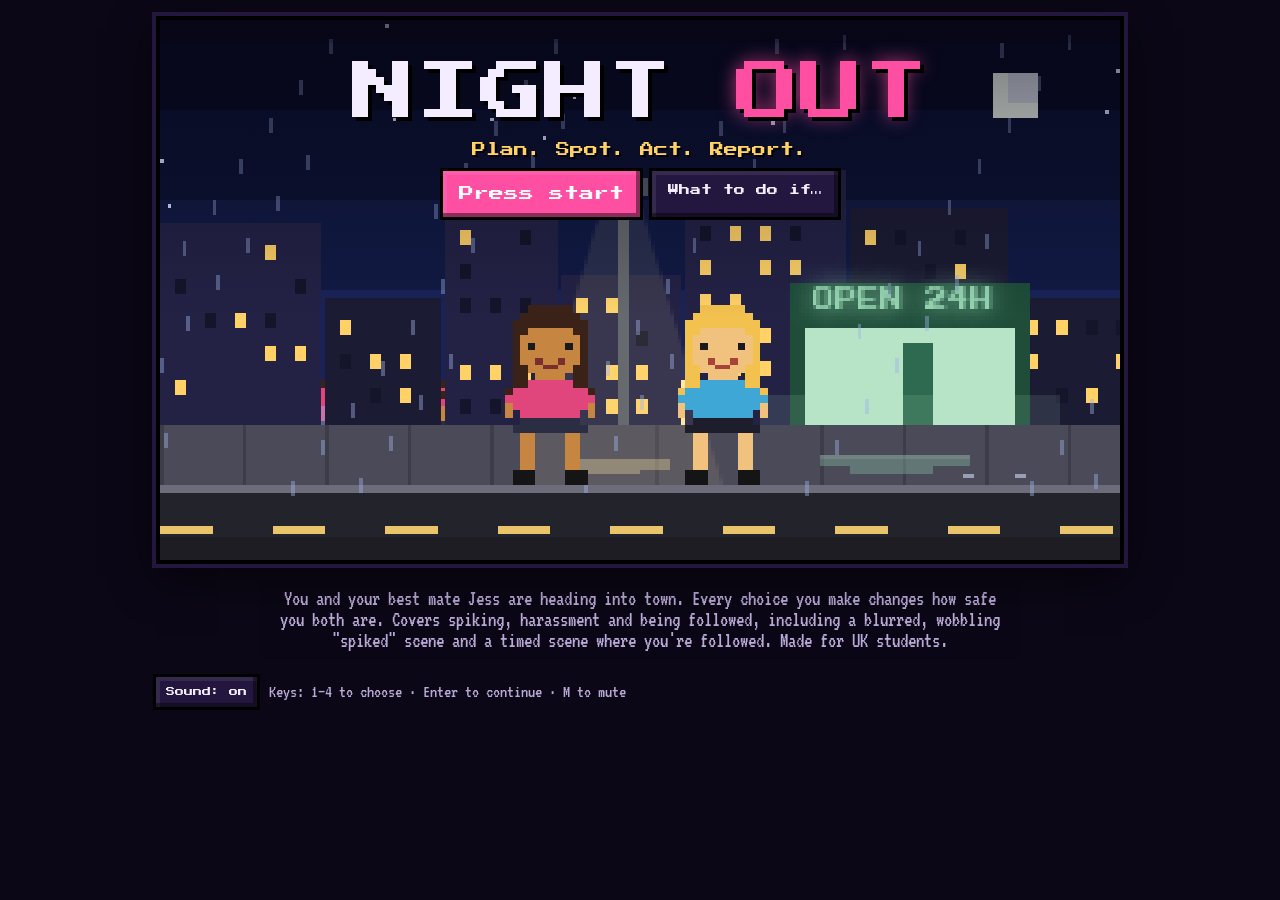
<file: index.html>
<!doctype html>
<html lang="en">
<head>
  <meta charset="utf-8">
  <meta name="viewport" content="width=device-width, initial-scale=1">
  <title>Night Out: a pixel game about getting home safe</title>
  <meta name="description" content="A pixel-art choose-your-path game for UK students about spiking, harassment, losing friends and getting home safely.">
  <link rel="icon" href="data:image/svg+xml,%3Csvg xmlns='http://www.w3.org/2000/svg' viewBox='0 0 16 16'%3E%3Crect width='16' height='16' fill='%23120a1f'/%3E%3Crect x='3' y='3' width='4' height='4' fill='%23ffd166'/%3E%3Crect x='9' y='8' width='4' height='5' fill='%23ff4fa3'/%3E%3C/svg%3E">
  <link rel="preconnect" href="https://fonts.googleapis.com">
  <link rel="preconnect" href="https://fonts.gstatic.com" crossorigin>
  <link href="https://fonts.googleapis.com/css2?family=Press+Start+2P&family=VT323&display=swap" rel="stylesheet" media="print" onload="this.media='all'">
  <noscript><link href="https://fonts.googleapis.com/css2?family=Press+Start+2P&family=VT323&display=swap" rel="stylesheet"></noscript>
  <link rel="stylesheet" href="style.css?v=202611181615">
</head>
<body>
  <main class="shell">
    <div class="screen-wrap">
      <canvas id="screen" width="256" height="144" aria-label="Game scene"></canvas>

      <div class="hud" id="hud" hidden>
        <span class="chip" id="chapter"></span>
        <div class="bars">
          <div class="bar"><span>YOU</span><div class="meter"><i id="youBar"></i></div></div>
          <div class="bar"><span>JESS</span><div class="meter"><i id="jessBar"></i></div></div>
        </div>
      </div>

      <div class="title" id="title">
        <h1>NIGHT <span>OUT</span></h1>
        <p class="tag">Plan. Spot. Act. Report.</p>
        <div class="title-actions">
          <button type="button" class="pbtn primary" id="startBtn">Press start</button>
          <a class="pbtn" href="real.html">What to do if…</a>
        </div>
      </div>

      <div class="phone" id="phone" hidden aria-label="Your phone" role="dialog">
        <div class="phone-screen" id="phoneScreen"></div>
      </div>

      <div class="ending" id="ending" hidden></div>
    </div>

    <p class="note title-note" id="titleNote">You and your best mate Jess are heading into town. Every choice you make changes how safe you both are. Covers spiking, harassment and being followed, including a blurred, wobbling "spiked" scene and a timed scene where you're followed. Made for UK students.</p>

    <section class="dialog" id="dialog" hidden aria-live="polite">
      <div class="speaker" id="speaker"></div>
      <span class="skill-pill" id="skill" hidden></span>
      <p class="text" id="text"></p>
      <div class="feedback" id="feedback" hidden></div>
      <div class="timer" id="timer" hidden aria-label="Time left to decide"><i></i></div>
      <div class="choices" id="choices"></div>
      <button type="button" class="pbtn" id="continueBtn" hidden>Continue ▶</button>
    </section>

    <div class="controls">
      <button type="button" class="pbtn small" id="muteBtn" aria-pressed="false">Sound: on</button>
      <span class="keys">Keys: 1–4 to choose · Enter to continue · M to mute</span>
    </div>
  </main>

  <script src="game.js?v=202611181615"></script>
</body>
</html>
</file>
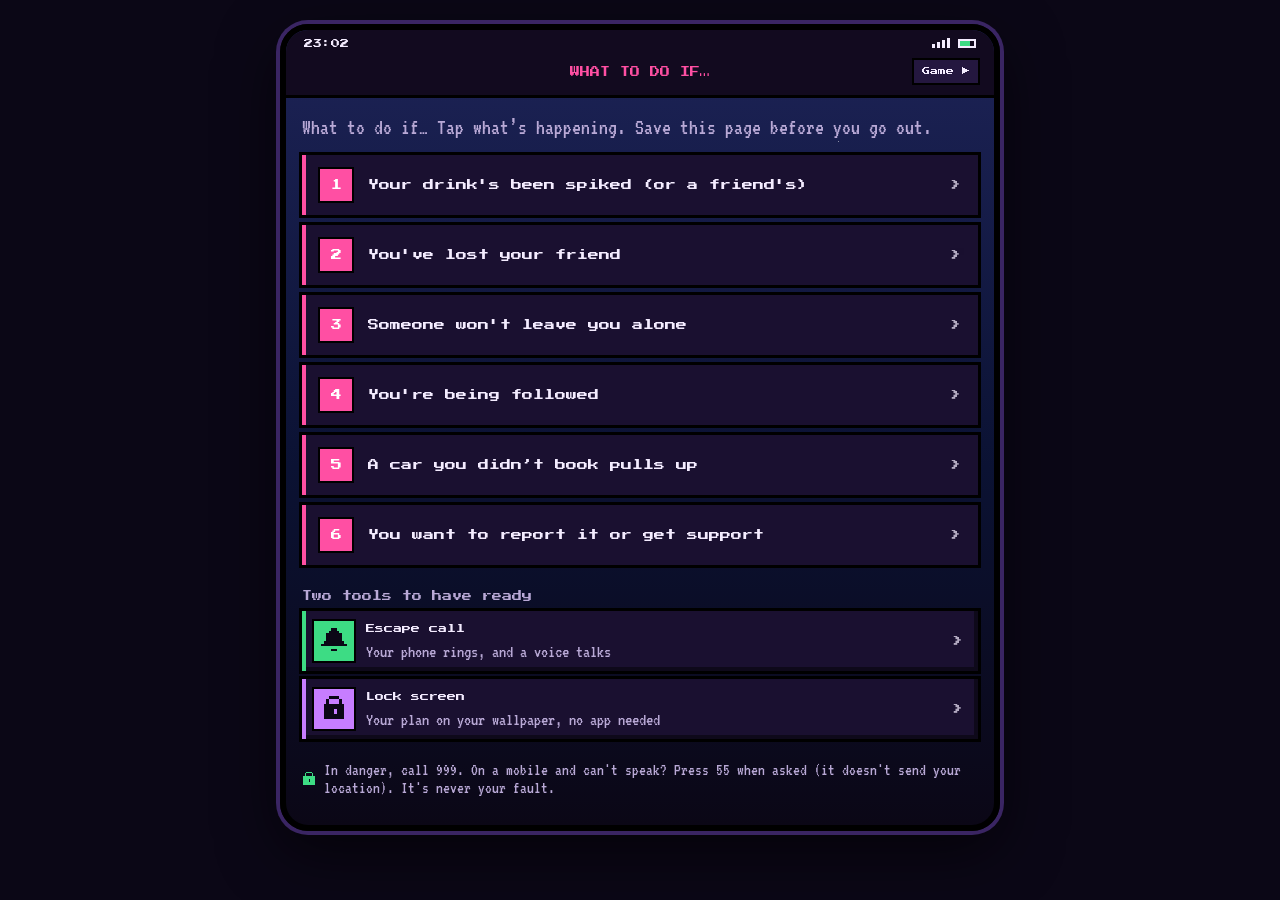
<file: real.html>
<!doctype html>
<html lang="en">
<head>
  <meta charset="utf-8">
  <meta name="viewport" content="width=device-width, initial-scale=1, viewport-fit=cover">
  <title>Night Out: real night mode</title>
  <meta name="description" content="Your night-out safety toolkit: share where you are, check your taxi, quick dial, safe places and a home-by check-in. Everything stays on your phone.">
  <meta name="theme-color" content="#120a1f">
  <link rel="manifest" href="manifest.webmanifest">
  <link rel="icon" href="data:image/svg+xml,%3Csvg xmlns='http://www.w3.org/2000/svg' viewBox='0 0 16 16'%3E%3Crect width='16' height='16' fill='%23120a1f'/%3E%3Crect x='4' y='2' width='8' height='12' fill='%23ff4fa3'/%3E%3Crect x='5' y='3' width='6' height='8' fill='%231d2357'/%3E%3C/svg%3E">
  <link rel="preconnect" href="https://fonts.googleapis.com">
  <link rel="preconnect" href="https://fonts.gstatic.com" crossorigin>
  <link href="https://fonts.googleapis.com/css2?family=Press+Start+2P&family=VT323&display=swap" rel="stylesheet" media="print" onload="this.media='all'">
  <noscript><link href="https://fonts.googleapis.com/css2?family=Press+Start+2P&family=VT323&display=swap" rel="stylesheet"></noscript>
  <link rel="stylesheet" href="style.css?v=202611181615">
  <link rel="stylesheet" href="real.css?v=202611181615">
</head>
<body class="real">
  <div class="device">
    <div class="statusbar" aria-hidden="true"><span id="clock">--:--</span><span class="sb-right"><i></i><i></i><i></i><i></i><b></b></span></div>
    <header class="r-top">
      <button type="button" class="r-back" id="back" style="visibility:hidden">◀ Back</button>
      <span class="r-title" id="title">REAL NIGHT</span>
      <a class="r-game" href="index.html">Game ▶</a>
    </header>
    <main class="r-view" id="view" aria-live="polite"></main>
  </div>

  <div class="r-alert" id="alert" hidden role="alertdialog" aria-labelledby="alertTitle">
    <div class="r-alert-box">
      <h2 id="alertTitle">Are you home safe?</h2>
      <p id="alertText"></p>
      <div class="r-stack" id="alertActions"></div>
    </div>
  </div>

  <div class="callscreen" id="callscreen" hidden role="alertdialog" aria-label="Incoming call">
    <p class="cs-label" id="csLabel">incoming call</p>
    <div class="cs-avatar" id="csAvatar">M</div>
    <p class="cs-name" id="csName">Mum</p>
    <p class="cs-sub" id="csSub">mobile</p>
    <div class="cs-actions" id="csActions"></div>
  </div>

  <div class="toast" id="toast" role="status" aria-live="polite"></div>
  <script src="real.js?v=202611181615"></script>
</body>
</html>
</file>
<file: style.css>
:root {
  --bg: #0b0716;
  --panel: #1a1030;
  --panel-2: #24173f;
  --ink: #f4ecff;
  --muted: #b9a9d6;
  --pink: #ff4fa3;
  --gold: #ffd166;
  --good: #3ddc84;
  --risky: #ffb347;
  --bad: #ff5a5a;
  --pixel: "Press Start 2P", ui-monospace, monospace;
  --read: "VT323", ui-monospace, Consolas, monospace;
  color-scheme: dark;
}

* { box-sizing: border-box; }

body {
  margin: 0;
  min-height: 100vh;
  background: var(--bg);
  color: var(--ink);
  font-family: var(--read);
}

/* Keep the game and the choices on one screen, even on a 768px laptop or a projector */
.shell { max-width: clamp(560px, calc((100vh - 330px) * 16 / 9), 1000px); margin: 0 auto; padding: 16px; }

.screen-wrap {
  position: relative;
  border: 4px solid #000;
  box-shadow: 0 0 0 4px var(--panel-2), 0 12px 40px rgba(0, 0, 0, 0.6);
  background: #000;
  line-height: 0;
}
#screen {
  display: block;
  width: 100%;
  height: auto;
  image-rendering: pixelated;
  image-rendering: crisp-edges;
}

/* HUD */
.hud {
  position: absolute;
  inset: 0 0 auto 0;
  display: flex;
  flex-wrap: wrap;
  justify-content: space-between;
  align-items: flex-start;
  gap: 8px;
  padding: 10px;
  line-height: 1.2;
  pointer-events: none;
}
.chip {
  padding: 6px 8px;
  background: rgba(11, 7, 22, 0.82);
  border: 2px solid var(--panel-2);
  font: 10px/1.4 var(--pixel);
  color: var(--gold);
}
.bars { display: grid; gap: 6px; padding: 6px 8px; background: rgba(11, 7, 22, 0.82); border: 2px solid var(--panel-2); }
.bar { display: flex; align-items: center; gap: 8px; font: 9px var(--pixel); }
.bar span { width: 38px; }
.meter { width: clamp(70px, 14vw, 130px); height: 10px; background: #2b1d47; border: 2px solid #000; }
.meter i { display: block; height: 100%; width: 50%; background: var(--good); transition: width 0.5s steps(8), background 0.3s; }

/* Title + ending overlays */
.title, .ending {
  position: absolute;
  inset: 0;
  display: flex;
  flex-direction: column;
  align-items: center;
  justify-content: center;
  gap: 14px;
  padding: 16px;
  text-align: center;
  line-height: 1.3;
  background: rgba(7, 4, 18, 0.45);
}
/* Title sits in the sky so the two characters stay visible below it */
.title { justify-content: flex-start; padding-top: 4%; background: linear-gradient(rgba(7, 4, 18, 0.55), rgba(7, 4, 18, 0) 55%); }
.title-actions { display: flex; flex-wrap: wrap; justify-content: center; gap: 12px; }
.title-actions .pbtn { text-decoration: none; color: var(--ink); }
.title-actions .pbtn.primary { color: #fff; }
.note.title-note { margin: 16px auto 0; max-width: 760px; text-align: center; }
.title h1 {
  margin: 0;
  font: clamp(30px, 6.5vw, 64px)/1.1 var(--pixel);
  color: var(--ink);
  text-shadow: 4px 4px 0 #000;
}
.title h1 span { color: var(--pink); text-shadow: 4px 4px 0 #000, 0 0 18px rgba(255, 79, 163, 0.7); }
.tag { margin: 0; font: clamp(10px, 1.8vw, 14px) var(--pixel); color: var(--gold); text-shadow: 2px 2px 0 #000; }
.note {
  max-width: 560px;
  margin: 0;
  padding: 8px 12px;
  background: rgba(11, 7, 22, 0.8);
  font-size: clamp(17px, 2.2vw, 21px);
  color: var(--muted);
}

.ending {
  justify-content: flex-start;
  overflow-y: auto;
  background: rgba(7, 4, 18, 0.92);
  text-align: left;
  align-items: stretch;
  line-height: 1.25;
}

/* Buttons */
.pbtn {
  padding: 12px 16px;
  border: 0;
  background: var(--panel-2);
  color: var(--ink);
  font: 11px/1.5 var(--pixel);
  text-align: left;
  cursor: pointer;
  box-shadow: inset -4px -4px 0 rgba(0, 0, 0, 0.45), inset 4px 4px 0 rgba(255, 255, 255, 0.08), 0 0 0 3px #000;
}
.pbtn:hover, .pbtn:focus-visible { background: #3a2563; outline: none; }
.pbtn:focus-visible { box-shadow: inset -4px -4px 0 rgba(0, 0, 0, 0.45), 0 0 0 3px var(--gold); }
.pbtn:active { transform: translateY(2px); }
.pbtn.primary { background: var(--pink); color: #fff; font-size: clamp(11px, 1.8vw, 15px); }
.pbtn.primary:hover { background: #ff6bb3; }
.pbtn.small { padding: 8px 10px; font-size: 9px; }

/* Dialog */
.dialog {
  margin-top: 16px;
  padding: 16px 18px 18px;
  background: var(--panel);
  border: 4px solid #000;
  box-shadow: 0 0 0 4px var(--panel-2);
  min-height: 190px;
}
.speaker {
  display: inline-block;
  margin-bottom: 8px;
  padding: 5px 8px;
  background: var(--pink);
  color: #fff;
  font: 10px var(--pixel);
}
.speaker:empty { display: none; }
.speaker.narrator { background: transparent; padding: 0; color: var(--muted); }
.text { margin: 0 0 14px; font-size: clamp(21px, 2.6vw, 27px); line-height: 1.2; min-height: 2.4em; }
.choices { display: grid; gap: 10px; }
.choices .pbtn { width: 100%; font-size: clamp(9px, 1.4vw, 11px); }
.choices .pbtn b { color: var(--gold); margin-right: 8px; }
#continueBtn { margin-top: 4px; }

.feedback {
  margin: 0 0 14px;
  padding: 12px 14px;
  border-left: 6px solid var(--good);
  background: var(--panel-2);
  font-size: clamp(19px, 2.3vw, 23px);
  line-height: 1.2;
}
.feedback .verdict { display: block; margin-bottom: 6px; font: 11px var(--pixel); }
.feedback.good { border-color: var(--good); } .feedback.good .verdict { color: var(--good); }
.feedback.risky { border-color: var(--risky); } .feedback.risky .verdict { color: var(--risky); }
.feedback.bad { border-color: var(--bad); } .feedback.bad .verdict { color: var(--bad); }
.deltas { display: flex; flex-wrap: wrap; gap: 8px; margin-top: 8px; font: 9px var(--pixel); }
.deltas span { padding: 4px 6px; background: #000; }
.deltas .up { color: var(--good); } .deltas .down { color: var(--bad); }

/* Ending */
.end-head { text-align: center; }
.end-head .grade { margin: 6px 0 4px; font: clamp(18px, 4vw, 34px)/1.2 var(--pixel); color: var(--gold); text-shadow: 3px 3px 0 #000; }
.end-head p { margin: 0 auto; max-width: 620px; font-size: clamp(19px, 2.4vw, 24px); color: var(--muted); }
.end-stats { display: flex; justify-content: center; flex-wrap: wrap; gap: 12px; margin: 14px 0; }
.end-stats div { padding: 8px 12px; background: var(--panel-2); font: 10px/1.6 var(--pixel); text-align: center; }
.end-stats b { display: block; font-size: 20px; color: var(--ink); }
.end-cols { display: grid; grid-template-columns: 3fr 2fr; gap: 14px; }
.end-box { padding: 12px 14px; background: var(--panel); border: 3px solid #000; }
.end-box h3 { margin: 0 0 10px; font: 11px var(--pixel); color: var(--pink); }
.end-box ul { margin: 0; padding: 0; list-style: none; display: grid; gap: 8px; font-size: clamp(17px, 2vw, 20px); }
.end-box li { padding-left: 26px; position: relative; }
.end-box li::before { position: absolute; left: 0; top: 0; font: 11px/1.6 var(--pixel); }
.end-box li.good::before { content: "✓"; color: var(--good); }
.end-box li.risky::before { content: "!"; color: var(--risky); }
.end-box li.bad::before { content: "✗"; color: var(--bad); }
.end-box li.info::before { content: "»"; color: var(--gold); }
.end-actions { display: flex; flex-wrap: wrap; gap: 12px; justify-content: center; margin: 16px 0 6px; }
.end-actions a.pbtn { text-decoration: none; }
.end-note { margin: 10px auto 4px; max-width: 620px; padding: 10px 12px; border-left: 4px solid var(--pink); background: var(--panel); font-size: 19px; color: var(--ink); }
#ending:focus { outline: none; }
.end-real { margin: 4px auto 8px; max-width: 520px; text-align: center; font-size: 19px; color: var(--muted); }
.title a.pbtn { text-decoration: none; color: var(--ink); }

.controls { display: flex; flex-wrap: wrap; align-items: center; gap: 12px; margin-top: 18px; color: var(--muted); font-size: 18px; }

/* Countdown */
.timer { height: 14px; margin: 0 0 12px; background: #2b1d47; border: 2px solid #000; }
.timer i { display: block; height: 100%; width: 100%; background: var(--bad); }

/* Spiked: the interface itself won't sit still */
body.woozy .choices .pbtn { animation: drift 2.6s ease-in-out infinite alternate; }
body.woozy .choices .pbtn:nth-child(2) { animation-delay: -1.1s; }
body.woozy .choices .pbtn:nth-child(3) { animation-delay: -1.9s; }
body.woozy .text { animation: sway 3.2s ease-in-out infinite; filter: blur(0.6px); }
@keyframes drift {
  from { transform: translate(-12px, 0) rotate(-1deg); }
  to { transform: translate(16px, 4px) rotate(1.3deg); }
}
@keyframes sway { 0%, 100% { transform: translateX(0); } 50% { transform: translateX(7px); } }

/* In-game phone */
.phone {
  position: absolute;
  right: 5%;
  bottom: 0;
  z-index: 5;
  width: clamp(170px, 27%, 250px);
  height: 94%;
  padding: 12px 10px 0;
  background: #111;
  border: 4px solid #000;
  border-bottom: 0;
  border-radius: 18px 18px 0 0;
  box-shadow: 0 0 0 4px #3a2563, 0 -10px 40px rgba(0, 0, 0, 0.6);
  line-height: 1.2;
  animation: phoneUp 0.35s steps(6) both;
}
.phone.out { animation: phoneDown 0.35s steps(6) both; }
.phone::before { content: ""; display: block; width: 36%; height: 6px; margin: 0 auto 8px; background: #2a2a2a; border-radius: 3px; }
.phone-screen {
  display: flex;
  flex-direction: column;
  gap: 8px;
  height: calc(100% - 14px);
  padding: 10px;
  overflow-y: auto;
  border-radius: 8px 8px 0 0;
  background: linear-gradient(#1d2357, #0b1233);
  text-align: center;
}
.ph-top { margin: 0; font: 8px/1.5 var(--pixel); color: var(--gold); }
.ph-big { margin: 6px 0; font: clamp(26px, 4vw, 40px) var(--pixel); color: #fff; }
.ph-small { margin: 0; font-size: 18px; color: var(--muted); }
.ph-msg { margin: 0; font-size: 19px; color: var(--ink); }
.ph-q { margin: 2px 0 0; font: 9px var(--pixel); color: #fff; }
.ph-card { padding: 8px; border-radius: 4px; background: #f4ecff; color: #111; font-size: 17px; }
.ph-card.dark { background: #3a3d52; color: #fff; }
.plate { display: inline-block; margin-top: 4px; padding: 3px 6px; border: 2px solid #000; background: #ffd83d; color: #000; font: 10px var(--pixel); }
.ph-btn {
  padding: 10px 8px;
  border: 0;
  background: #3a2563;
  color: #fff;
  font: 8px/1.5 var(--pixel);
  cursor: pointer;
  box-shadow: 0 0 0 2px #000;
}
.ph-btn:hover { background: #4b3180; }
.ph-btn.go { background: var(--good); color: #062512; }
.ph-btn.bad { background: #5a2a3a; }
.ph-btn:focus-visible, .ph-slide:focus-visible { outline: 3px solid var(--gold); outline-offset: 2px; }
.ph-slide { width: 100%; height: 30px; margin-top: auto; margin-bottom: 14px; accent-color: var(--good); cursor: grab; }
.ph-map {
  position: relative;
  height: 80px;
  background-color: #2f4f3a;
  background-image: linear-gradient(#3e6a4d 2px, transparent 2px), linear-gradient(90deg, #3e6a4d 2px, transparent 2px);
  background-size: 18px 18px;
}
.ph-map .pin { position: absolute; left: 50%; top: 50%; width: 12px; height: 12px; margin: -6px; background: var(--bad); box-shadow: 0 0 0 4px rgba(255, 90, 90, 0.35); animation: blink 1s steps(2) infinite; }
.ph-pulse { animation: blink 1s steps(2) infinite; }
@keyframes phoneUp { from { transform: translateY(100%); } to { transform: none; } }
@keyframes phoneDown { to { transform: translateY(105%); } }
@keyframes blink { 50% { opacity: 0.35; } }

/* Safety framework: PLAN -> SPOT -> ACT -> REPORT */
.skill-pill { display: inline-block; margin: 0 0 8px 8px; padding: 5px 8px; font: 9px var(--pixel); color: #0b0716; vertical-align: top; }
.skill-pill.plan, .skill.plan i { background: #c77dff; }
.skill-pill.spot, .skill.spot i { background: #ffd166; }
.skill-pill.act, .skill.act i { background: #3ddc84; }
.skill-pill.report, .skill.report i { background: #4cc9f0; }
.skills { max-width: 620px; margin: 4px auto 14px; padding: 12px 14px; background: var(--panel); border: 3px solid #000; }
.skills h3 { margin: 0 0 10px; font: 10px var(--pixel); color: var(--gold); text-align: center; }
.skill { display: grid; grid-template-columns: 70px 1fr 48px; align-items: center; gap: 10px; margin-bottom: 6px; font: 9px var(--pixel); }
.skill b { text-align: right; font-weight: normal; }
.sbar { height: 12px; background: #2b1d47; border: 2px solid #000; }
.sbar i { display: block; height: 100%; }
.skill-line { margin: 8px 0 0; text-align: center; font-size: 20px; color: var(--ink); }
.skill-line b { color: var(--gold); font-weight: normal; }

/* In-game escape call */
.ph-avatar { width: 76px; height: 76px; margin: 6px auto 0; display: grid; place-items: center; border-radius: 50%; background: #3a2563; color: #fff; font: 22px var(--pixel); box-shadow: 0 0 0 3px #000; }
.ph-avatar.on { background: var(--good); color: #062512; }
.ph-name { font-size: clamp(18px, 3vw, 26px); }
.ph-callrow { display: grid; grid-template-columns: 1fr 1fr; gap: 10px; margin-top: auto; margin-bottom: 14px; }

[hidden] { display: none !important; }

@media (max-width: 720px) {
  .shell { padding: 10px; }
  .end-cols { grid-template-columns: 1fr; }
  .hud { padding: 6px; }
  .chip { font-size: 8px; }
  .keys { display: none; }
  .phone { width: 58%; right: 4%; }
}

/* ---------- Phones ---------- */
button, a, input { touch-action: manipulation; }
@media (max-width: 720px) {
  .shell { padding: 8px 8px calc(16px + env(safe-area-inset-bottom)); }
  /* the game screen is only ~220px tall on a phone, so panels move out of it */
  .title { position: static; background: none; padding: 20px 8px 14px; gap: 12px; }
  .title h1 { font-size: 38px; }
  .title .pbtn { width: 100%; text-align: center; }
  .ending { position: fixed; inset: 0; z-index: 40; padding: 18px 12px calc(24px + env(safe-area-inset-bottom)); }
  .ending .pbtn { width: 100%; text-align: center; }
  .phone {
    position: fixed;
    left: 0;
    right: 0;
    bottom: 0;
    z-index: 50;
    width: min(88vw, 360px);
    height: min(74vh, 580px);
    margin: 0 auto;
    padding-bottom: env(safe-area-inset-bottom);
  }
  .ph-btn { padding: 14px 10px; font-size: 9px; }
  .hud { padding: 4px; gap: 4px; }
  .chip { font-size: 7px; padding: 4px 5px; }
  .bars { padding: 3px 5px; gap: 3px; }
  .bar { font-size: 7px; gap: 4px; }
  .bar span { width: 30px; }
  .meter { width: 56px; height: 7px; border-width: 1px; }
  .dialog { margin-top: 10px; padding: 12px 12px 14px; min-height: 0; }
  .text { font-size: 22px; min-height: 0; }
  .choices .pbtn { padding: 14px 12px; font-size: 10px; }
  #continueBtn { width: 100%; text-align: center; padding: 14px; }
  .controls { margin-top: 12px; }
}

@media (prefers-reduced-motion: reduce) {
  .meter i { transition: none; }
  body.woozy .choices .pbtn, body.woozy .text, .phone, .phone.out { animation: none; }
}
</file>
<file: real.css>
body.real { min-height: 100vh; display: flex; justify-content: center; align-items: flex-start; padding: 24px 12px; }

.device {
  width: 100%;
  max-width: 420px;
  min-height: 760px;
  display: flex;
  flex-direction: column;
  background: linear-gradient(#1d2357, #0b1233 60%);
  border: 6px solid #000;
  border-radius: 28px;
  box-shadow: 0 0 0 4px #3a2563, 0 20px 60px rgba(0, 0, 0, 0.6);
  overflow: hidden;
}

.r-top {
  display: flex;
  align-items: center;
  justify-content: space-between;
  gap: 8px;
  padding: 16px 16px 12px;
  background: #120a1f;
  border-bottom: 3px solid #000;
}
.r-title { font: 11px var(--pixel); color: var(--pink); }
.r-back, .r-game {
  padding: 6px 8px;
  border: 0;
  background: var(--panel-2);
  color: var(--ink);
  font: 8px/1.4 var(--pixel);
  text-decoration: none;
  cursor: pointer;
  box-shadow: 0 0 0 2px #000;
}
.r-back:hover, .r-game:hover { background: #3a2563; color: var(--ink); }
.r-back:focus-visible, .r-game:focus-visible { outline: 3px solid var(--gold); }

.r-view { flex: 1; padding: 18px 16px 24px; display: flex; flex-direction: column; gap: 14px; }
.r-view h2 { margin: 0; font: 13px/1.5 var(--pixel); color: var(--gold); }
.r-lede { margin: 0; font-size: 21px; line-height: 1.2; color: var(--muted); }
.r-small { margin: 0; font-size: 18px; line-height: 1.2; color: var(--muted); }

.stage { margin: 6px 0 -4px; font: 10px var(--pixel); }
.tiles { display: grid; grid-template-columns: 1fr 1fr; gap: 12px; }
.tile {
  display: flex;
  flex-direction: column;
  justify-content: space-between;
  gap: 10px;
  min-height: 112px;
  padding: 12px;
  border: 0;
  background: var(--panel);
  color: var(--ink);
  text-align: left;
  cursor: pointer;
  box-shadow: inset -4px -4px 0 rgba(0, 0, 0, 0.45), 0 0 0 3px #000;
}
.tile:hover { background: var(--panel-2); }
.tile:focus-visible { outline: 3px solid var(--gold); outline-offset: 2px; }
.tile .ic {
  display: grid;
  place-items: center;
  width: 44px;
  height: 44px;
  font: 22px/1 var(--read);
  color: #000;
  box-shadow: 0 0 0 2px #000;
}
.tile .ic.txt { font: 10px var(--pixel); }
.tile span:last-child { font: 9px/1.5 var(--pixel); }
.tile.wide { grid-column: span 2; min-height: 0; flex-direction: row; align-items: center; justify-content: flex-start; gap: 14px; }

.card { padding: 12px 14px; background: var(--panel); border: 3px solid #000; font-size: 20px; line-height: 1.25; }
.card b { color: var(--gold); font-weight: normal; }
.card.good { border-color: var(--good); }
.card.bad { border-color: var(--bad); }

.r-stack { display: grid; gap: 10px; }
.r-btn {
  display: block;
  width: 100%;
  padding: 14px 12px;
  border: 0;
  background: var(--panel-2);
  color: var(--ink);
  font: 10px/1.5 var(--pixel);
  text-align: center;
  text-decoration: none;
  cursor: pointer;
  box-shadow: inset -4px -4px 0 rgba(0, 0, 0, 0.45), 0 0 0 3px #000;
}
.r-btn:hover { background: #3a2563; color: var(--ink); }
.r-btn:focus-visible { outline: 3px solid var(--gold); outline-offset: 2px; }
.r-btn.pink { background: var(--pink); color: #fff; }
.r-btn.green { background: var(--good); color: #062512; }
.r-btn.red { background: var(--bad); color: #fff; }
.r-btn.big { padding: 20px 12px; font-size: 13px; }

.dial { display: flex; align-items: center; gap: 12px; text-align: left; }
.dial .num { min-width: 64px; font: 16px var(--pixel); color: var(--gold); }
.dial.red .num, .dial.green .num { color: inherit; }
.dial small { display: block; font: 18px/1.1 var(--read); }

.field { display: grid; gap: 6px; }
.field label { font: 9px var(--pixel); color: var(--muted); }
.field input {
  padding: 10px 12px;
  border: 0;
  background: #0b0716;
  color: var(--ink);
  font: 22px var(--read);
  box-shadow: 0 0 0 3px #000, inset 0 0 0 2px var(--panel-2);
}
.field input:focus { outline: 3px solid var(--gold); }
.row { display: grid; grid-template-columns: 1fr 1fr; gap: 10px; }

.plate-big {
  display: block;
  margin: 4px auto;
  padding: 12px 18px;
  border: 4px solid #000;
  background: #ffd83d;
  color: #000;
  font: clamp(22px, 8vw, 30px) var(--pixel);
  letter-spacing: 0.06em;
  text-align: center;
}

.verdict-screen { padding: 22px 16px; text-align: center; border: 4px solid #000; }
.verdict-screen.stop { background: var(--bad); color: #fff; }
.verdict-screen.go { background: var(--good); color: #062512; }
.verdict-screen h3 { margin: 0 0 8px; font: clamp(20px, 7vw, 28px)/1.2 var(--pixel); }
.verdict-screen p { margin: 0; font-size: 22px; line-height: 1.15; }

.contact { display: flex; gap: 8px; }
.contact .r-btn { flex: 1; }
.contact .x { flex: 0 0 52px; }

.r-alert { position: fixed; inset: 0; z-index: 80; display: grid; place-items: center; padding: 16px; background: rgba(5, 2, 12, 0.85); }
.r-alert-box { width: 100%; max-width: 380px; padding: 20px; background: var(--panel); border: 4px solid var(--pink); box-shadow: 0 0 0 4px #000; }
.r-alert-box h2 { margin: 0 0 10px; font: 13px/1.5 var(--pixel); color: var(--pink); }
.r-alert-box p { margin: 0 0 14px; font-size: 21px; line-height: 1.2; }

.toast {
  position: fixed;
  left: 50%;
  bottom: 24px;
  z-index: 90;
  max-width: calc(100% - 32px);
  padding: 10px 14px;
  background: #000;
  color: var(--ink);
  font: 9px/1.5 var(--pixel);
  box-shadow: 0 0 0 3px var(--pink);
  opacity: 0;
  transform: translate(-50%, 10px);
  transition: opacity 0.2s, transform 0.2s;
  pointer-events: none;
}
.toast.show { opacity: 1; transform: translate(-50%, 0); }

@media (max-width: 480px) {
  body.real { padding: 0; }
  .device { max-width: none; min-height: 100vh; border: 0; border-radius: 0; box-shadow: none; }
}


/* ================= Toolkit UI refresh ================= */
.device {
  background:
    radial-gradient(1px 1px at 12% 8%, rgba(255,255,255,0.6) 50%, transparent 51%),
    radial-gradient(1px 1px at 78% 14%, rgba(255,255,255,0.5) 50%, transparent 51%),
    radial-gradient(1px 1px at 40% 22%, rgba(255,255,255,0.4) 50%, transparent 51%),
    radial-gradient(1px 1px at 88% 40%, rgba(255,255,255,0.35) 50%, transparent 51%),
    linear-gradient(#1d2357, #0b1233 55%, #0b0716);
}
.statusbar { display: flex; justify-content: space-between; align-items: center; padding: 8px 18px 4px; background: #120a1f; font: 9px var(--pixel); color: var(--ink); }
.sb-right { display: flex; align-items: flex-end; gap: 2px; }
.sb-right i { display: block; width: 3px; background: var(--ink); }
.sb-right i:nth-child(1) { height: 4px; } .sb-right i:nth-child(2) { height: 6px; } .sb-right i:nth-child(3) { height: 8px; } .sb-right i:nth-child(4) { height: 10px; }
.sb-right b { display: block; width: 18px; height: 9px; margin-left: 6px; border: 2px solid var(--ink); background: linear-gradient(90deg, var(--good) 70%, transparent 70%); }
.r-top { padding-top: 8px; }

.pix { width: 100%; height: 100%; display: block; }

.hero-card {
  display: grid;
  gap: 6px;
  padding: 16px;
  background: linear-gradient(135deg, #ff4fa3, #7b2cbf);
  border: 3px solid #000;
  box-shadow: inset -5px -5px 0 rgba(0, 0, 0, 0.25), 0 0 0 3px #3a2563;
  color: #fff;
}
.hc-kicker { margin: 0; font: 9px var(--pixel); opacity: 0.85; }
.hc-big { margin: 0; font: clamp(15px, 4.6vw, 19px)/1.35 var(--pixel); }
.hc-sub { margin: 0 0 6px; font-size: 20px; line-height: 1.15; }
.hc-bar { height: 10px; margin-bottom: 8px; background: rgba(0, 0, 0, 0.35); border: 2px solid #000; }
.hc-bar i { display: block; height: 100%; background: var(--gold); }
.hero-card .r-btn.pink { background: #fff; color: #7b2cbf; }

.sos {
  display: flex;
  align-items: center;
  gap: 12px;
  width: 100%;
  padding: 10px 12px;
  border: 0;
  background: #3a0d16;
  color: #fff;
  text-align: left;
  cursor: pointer;
  box-shadow: 0 0 0 3px #000, inset 0 0 0 2px var(--bad);
}
.sos:hover { background: #4d1220; }
.sos:focus-visible { outline: 3px solid var(--gold); outline-offset: 2px; }
.sos-num { padding: 8px 8px; background: var(--bad); font: 12px var(--pixel); box-shadow: 0 0 0 2px #000; }
.sos b { display: block; font: 9px/1.5 var(--pixel); font-weight: normal; }
.sos small { display: block; font-size: 17px; color: #ffc9c9; line-height: 1.1; }
.sos .chev, .row .chev { margin-left: auto; font: 14px var(--pixel); opacity: 0.7; }

.stepper { display: flex; flex-wrap: wrap; align-items: center; justify-content: center; gap: 4px; margin: 4px 0 -4px; }
.stepper span { padding: 4px 6px; background: var(--c); color: #0b0716; font: 8px var(--pixel); box-shadow: 0 0 0 2px #000; }
.stepper i { font-style: normal; font: 8px var(--pixel); color: var(--muted); }

.stage { display: flex; align-items: baseline; flex-wrap: wrap; gap: 8px; margin: 8px 0 -6px; font: 10px var(--pixel); color: var(--c); }
.stage span { display: inline-grid; place-items: center; width: 20px; height: 20px; background: var(--c); color: #0b0716; font-size: 9px; box-shadow: 0 0 0 2px #000; }
.stage small { font: 17px var(--read); color: var(--muted); }

.rows { display: grid; gap: 8px; }
.tile.row {
  flex-direction: row;
  align-items: center;
  justify-content: flex-start;
  gap: 12px;
  min-height: 0;
  padding: 10px 12px;
  border-left: 0;
  box-shadow: inset 4px 0 0 var(--c), inset -4px -4px 0 rgba(0, 0, 0, 0.45), 0 0 0 3px #000;
}
.tile.row .ic { width: 40px; height: 40px; padding: 7px; flex: none; background: var(--c); color: #0b0716; }
.tile.row .rt { display: grid; gap: 4px; font: inherit; }
.tile.row .rt b { font: 9px/1.5 var(--pixel); font-weight: normal; }
.tile.row .rt small { font-size: 18px; color: var(--muted); line-height: 1.05; }
.tile.row span:last-child { font: 14px var(--pixel); }

.scr-head { display: flex; align-items: center; gap: 10px; }
.scr-head .ic { width: 36px; height: 36px; padding: 6px; background: var(--c); color: #0b0716; box-shadow: 0 0 0 2px #000; }
.stage-chip { padding: 4px 8px; font: 8px var(--pixel); color: var(--c); box-shadow: 0 0 0 2px var(--c); }

.r-foot { display: flex; align-items: center; gap: 8px; margin: 6px 0 0; font-size: 17px; color: var(--muted); }
.r-foot .pix { width: 14px; height: 14px; flex: none; color: var(--good); }

/* Rows: fixed 3-column grid (icon | text | chevron) so nothing wraps oddly */
.tile.row { display: grid; grid-template-columns: 40px 1fr auto; align-items: center; column-gap: 12px; text-align: left; }
.tile.row .rt { min-width: 0; }
.tile.row .rt small, .sos small { font-family: var(--read); }
.tile.row .chev { margin-left: 0; }
.r-view h2.stage { color: var(--c); }

/* ================= Typography + spacing pass ================= */
/* VT323 has very tall built-in line spacing, so body text uses ~1.05 */
.r-view { gap: 16px; padding: 18px 16px 28px; }
.r-lede { font-size: 22px; line-height: 1.05; }
.r-small { font-size: 19px; line-height: 1.05; }
.card { font-size: 21px; line-height: 1.05; padding: 12px 14px; }
.hc-sub { font-size: 21px; line-height: 1.05; margin-bottom: 8px; }
.hc-big { line-height: 1.45; }
.hero-card { gap: 8px; }
.verdict-screen h3 { margin-bottom: 10px; }
.verdict-screen p { font-size: 22px; line-height: 1.05; }
.dial small, .sos small, .tile.row .rt small { line-height: 1; margin-top: 2px; }
.dial span:last-child { display: grid; gap: 4px; }
.tile.row .rt { gap: 6px; }
.stage small { line-height: 1; }
.r-foot { line-height: 1.05; }
.r-alert-box p { line-height: 1.05; }
.toast { line-height: 1.6; }

/* Forms: clear gap between one field and the next label */
form.r-stack { gap: 18px; }
.field { gap: 8px; }
.field label { line-height: 1.6; }
.row { align-items: end; column-gap: 12px; }

/* Header: Back | title | Game, with the title never squashed */
.r-top { display: grid; grid-template-columns: auto 1fr auto; gap: 8px; }
.r-title { text-align: center; font-size: 10px; line-height: 1.4; }
.r-back { visibility: visible; }
.field input { height: 52px; box-sizing: border-box; }


/* ================= Escape call ================= */
.delays { display: grid; grid-template-columns: repeat(4, 1fr); gap: 8px; }
.delay { padding: 12px 4px; border: 0; background: #0b0716; color: var(--ink); font: 9px/1.4 var(--pixel); cursor: pointer; box-shadow: 0 0 0 3px #000, inset 0 0 0 2px var(--panel-2); }
.delay.on { background: var(--good); color: #062512; }
.delay:focus-visible { outline: 3px solid var(--gold); outline-offset: 2px; }

/* The call screen deliberately looks like a real phone call, not the game */
.callscreen {
  position: fixed;
  inset: 0;
  z-index: 100;
  display: flex;
  flex-direction: column;
  align-items: center;
  justify-content: center;
  gap: 14px;
  padding: 40px 24px calc(48px + env(safe-area-inset-bottom));
  background: radial-gradient(circle at 50% 30%, #3b4a6b, #10141f 70%);
  color: #fff;
  font-family: -apple-system, "Segoe UI", Roboto, Helvetica, Arial, sans-serif;
  text-align: center;
}
.cs-label { margin: 0; font-size: 17px; letter-spacing: 0.02em; opacity: 0.8; }
.cs-avatar { width: 112px; height: 112px; display: grid; place-items: center; border-radius: 50%; background: #8e9bb5; font-size: 48px; font-weight: 600; }
.cs-avatar.on { background: #4caf7d; }
.cs-name { margin: 0; font-size: 38px; font-weight: 400; }
.cs-sub { margin: 0 0 auto; max-width: 340px; font-size: 18px; line-height: 1.35; opacity: 0.85; }
.cs-actions { display: flex; gap: 48px; margin-top: 40px; }
.cs-btn { width: 84px; height: 84px; border: 0; border-radius: 50%; color: #fff; font: 600 14px -apple-system, "Segoe UI", Roboto, sans-serif; cursor: pointer; }
.cs-btn.decline { background: #e5484d; }
.cs-btn.answer { background: #30a46c; animation: csPulse 1.2s ease-in-out infinite; }
.cs-btn.wide { width: 120px; border-radius: 42px; }
.cs-btn:focus-visible { outline: 3px solid #fff; outline-offset: 4px; }
@keyframes csPulse { 50% { transform: scale(1.08); } }
@media (prefers-reduced-motion: reduce) { .cs-btn.answer { animation: none; } }


/* ================= Lock-screen card ================= */
.hero-card.alt { background: linear-gradient(135deg, #2a1d5c, #170f2e); box-shadow: inset -5px -5px 0 rgba(0, 0, 0, 0.25), 0 0 0 3px #3a2563; }
.hero-card.alt .r-btn { background: #fff; color: #170f2e; }
.r-view h2.more { margin: 10px 0 -6px; font: 10px var(--pixel); color: var(--muted); }
.lock-preview { display: flex; justify-content: center; padding: 6px 0; }
.lock-preview img { width: min(260px, 70%); aspect-ratio: 1170 / 2532; border-radius: 28px; background: #120a1f; box-shadow: 0 0 0 6px #05030c, 0 0 0 8px rgba(255, 79, 163, 0.5), 0 20px 60px rgba(0, 0, 0, 0.5); }
.field input { width: 100%; min-width: 0; }


/* ================= "What to do if..." guide ================= */
.guide { display: grid; gap: 10px; }
.sit { background: var(--panel); box-shadow: inset 4px 0 0 var(--pink), 0 0 0 3px #000; }
.sit summary { display: grid; grid-template-columns: 36px 1fr auto; align-items: center; gap: 12px; padding: 14px 14px 14px 18px; cursor: pointer; list-style: none; }
.sit summary::-webkit-details-marker { display: none; }
.sit summary:focus-visible { outline: 3px solid var(--gold); outline-offset: 2px; }
.sit-n { display: grid; place-items: center; width: 32px; height: 32px; background: var(--pink); color: #fff; font: 11px var(--pixel); box-shadow: 0 0 0 2px #000; }
.sit-t { font: 10px/1.55 var(--pixel); color: var(--ink); }
.sit .chev { font: 14px var(--pixel); opacity: 0.7; transition: transform 0.15s; }
.sit[open] .chev { transform: rotate(90deg); }
.sit ol { margin: 0; padding: 4px 18px 6px 52px; display: grid; gap: 10px; font-size: 22px; line-height: 1.1; color: var(--ink); }
.sit .r-btn { width: auto; margin: 6px 18px 18px 18px; }

/* Wider screen on laptops */
@media (min-width: 760px) {
  .device { max-width: 720px; }
  .sit-t { font-size: 11px; }
  .sit ol { font-size: 24px; }
}
</file>
